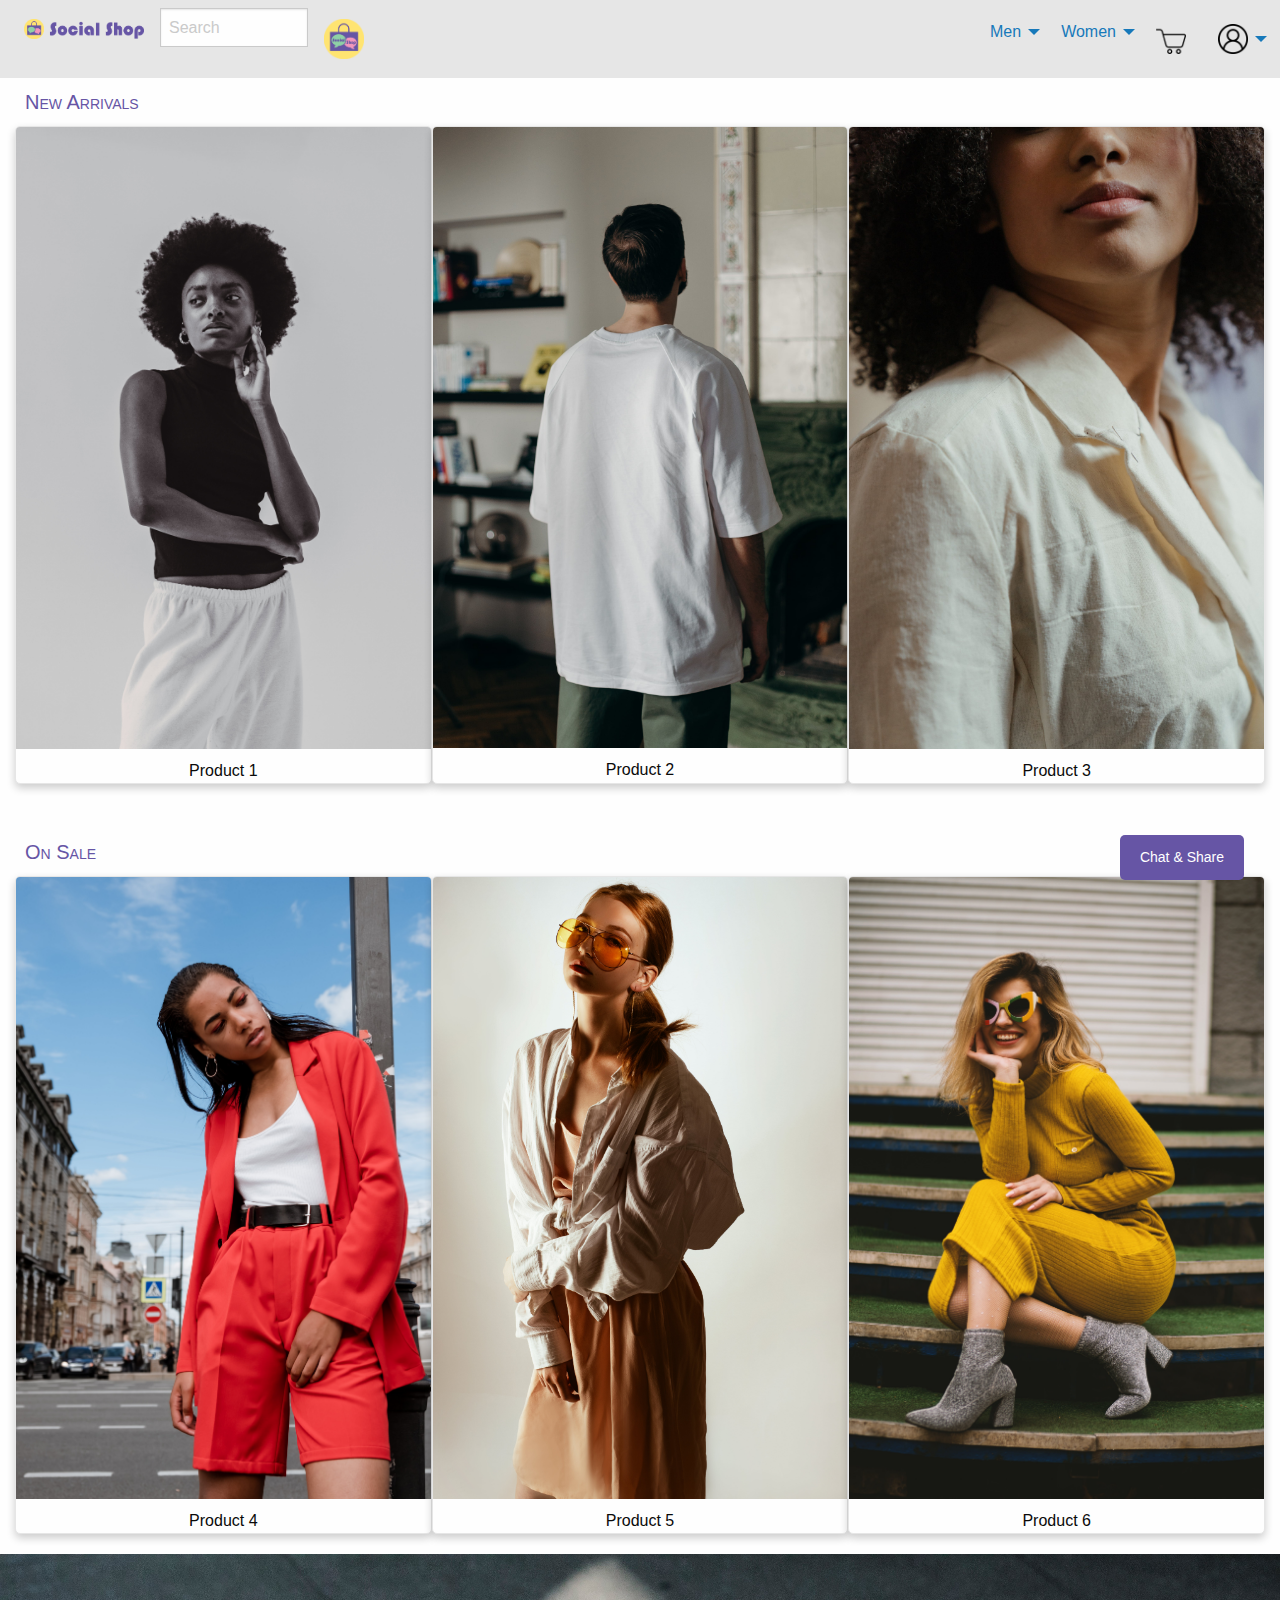
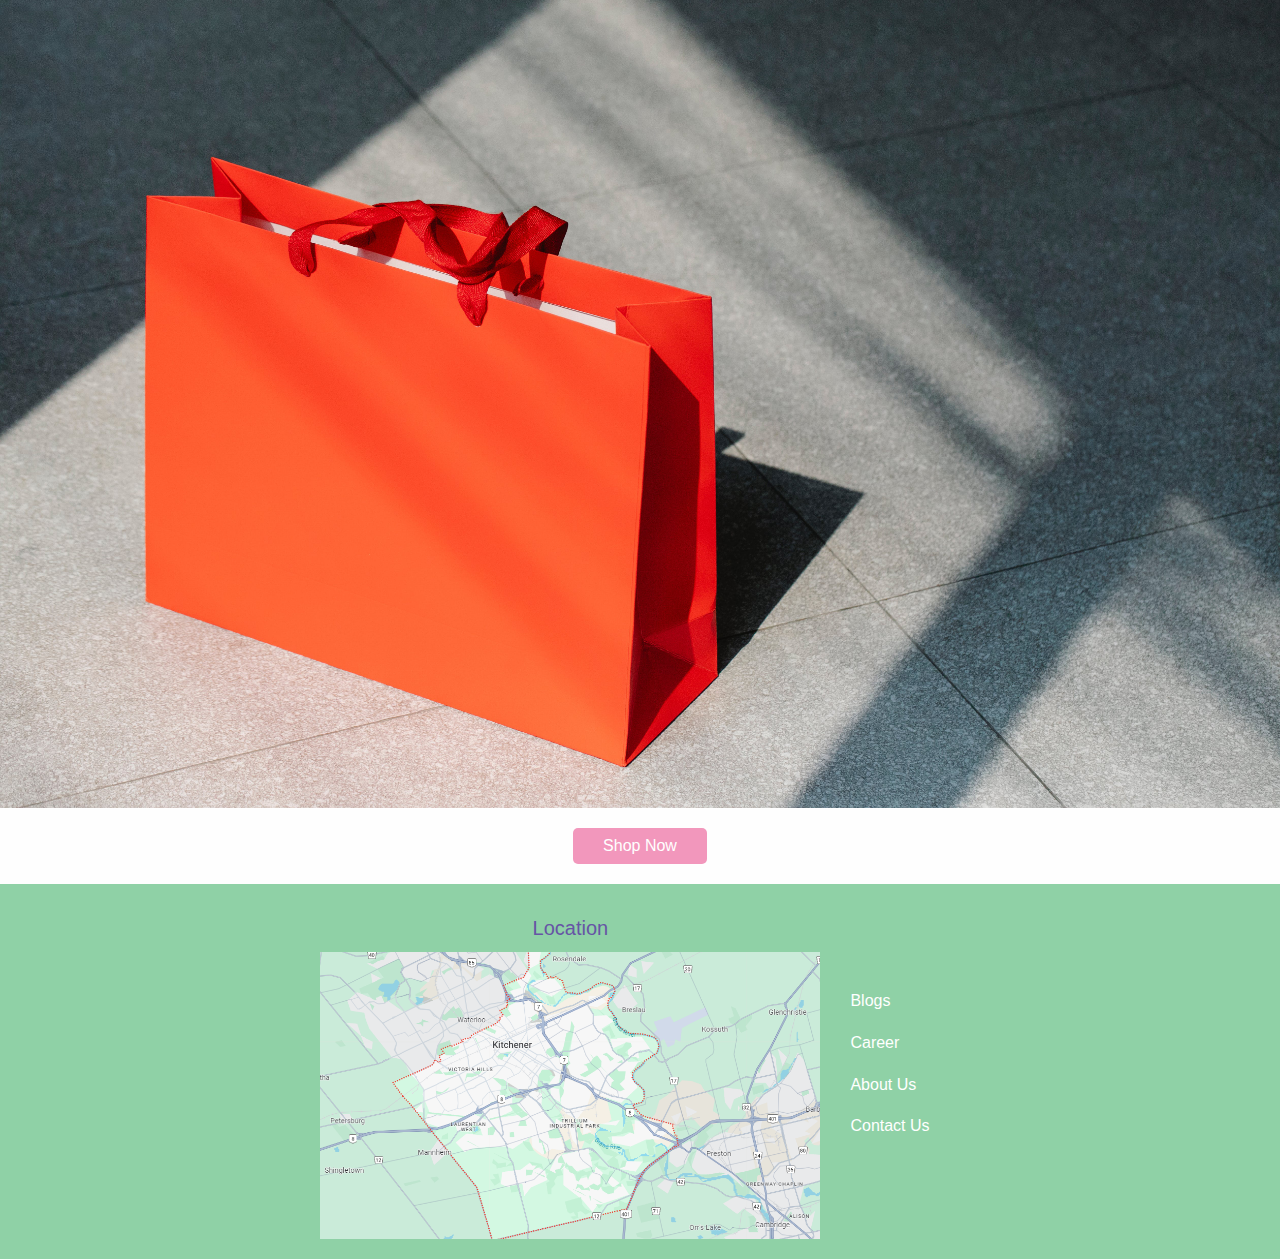
<file: index.html>
<!DOCTYPE html>
<html>

<head>
    <meta charset="utf-8">
    <meta http-equiv="x-ua-compatible" content="ie=edge">
    <meta name="viewport" content="width=device-width, initial-scale=1.0">
    <title>The Social Shop</title>
    <link rel="stylesheet" href="css/foundation.css">
    <link rel="stylesheet" href="css/index.css">

</head>

<body>

    <!-- TEXT LEGEND:
        1. CLICK HERE: Indicates the next page in the user flow. 
        2. DETOUR HERE: Indicates the existent of a page that is optional for the user to visit. -->

    <!-- Header -->
    <header>
        <nav>
            <div class="top-bar">
                <div class="top-bar-left">
                    <ul class="menu">
                        <li><a href="index.html"><img src="images/logo.png" alt="home page" width="120" height="40" /></a></li>
                        <!-- CLICK HERE here to go to home page. -->
                        <li><input type="search" placeholder="Search" size="10"></li>
                        <li><a href="link.html"><img src="images/logo02.png" alt="Logo" width="40" height="20" /></a></li>
                        <!-- CLICK HERE here to go to the shared space for shopping. -->
                    </ul>
                </div>
                <div class="top-bar-right">
                    <ul class="dropdown menu" data-dropdown-menu>
                        <li>
                            <a href="#">Men</a>
                            <ul class="menu vertical">
                                <li><a href="#">T-shirt</a></li>
                                <li><a href="#">Trousers</a></li>
                                <li><a href="#">Jeans</a></li>
                            </ul>
                        </li>
                        <li>
                            <a href="#">Women</a>
                            <ul class="menu vertical">
                                <li><a href="#">Tops</a></li>
                                <li><a href="#">Trousers</a></li>
                                <li><a href="#">Jeans</a></li>
                            </ul>
                        </li>
                        <li>
                            <a href="groupcart.html"><img src="images/cart.png" alt="pcart" width="30" height="30" /></a>
                        </li>
                        <li>
                            <a href=""><img src="images/user.png" alt="pcart" width="30" height="30" /></a>
                            <ul class="menu vertical">
                                <li><a href="#">Profile</a></li>
                                <li><a href="#">Sign Out</a></li>
                            </ul>
                        </li>
                    </ul>
                </div>
            </div>
        </nav>
    </header>

    

    <!-- Main -->
    <main>
        <!-- New Arrivals, Product display in card form-->
        <section class="grid-container fluid">
            <h1>New Arrivals</h1>
            <section class="grid-x card-container">
                <div class="card">
                    <img src="images/product1.jpg" alt="1" width="300" height="400" />
                    <div class="card-info">Product 1</div>
                </div>
                <div class="card">
                    <img src="images/product2.jpg" alt="2" width="300" height="400" />
                    <div class="card-info">Product 2</div>
                </div>
                <div class="card">
                    <img src="images/product3.jpg" alt="3" width="300" height="400" />
                    <div class="card-info">Product 3</div>
                </div>
            </section>
        </section>
    
        <br>
    
        <!-- Sale, Product display in card form-->
        <section class="grid-container fluid">
            <h1>On Sale</h1>
            <section class="grid-x card-container">
                <!-- DETOUR HERE. MORE DETAILS ABOUT THE PRODUCT-->
                <div class="card">
                    <a href="viewProduct.html"><img src="images/product4.jpg" alt="4" width="300" height="400" /></a>
                    <div class="card-info">Product 4</div>
                </div>
                <div class="card">
                    <img src="images/product9.jpg" alt="5" width="300" height="400" />
                    <div class="card-info">Product 5</div>
                </div>
                <div class="card">
                    <img src="images/product6.jpg" alt="6" width="300" height="400" />
                    <div class="card-info">Product 6</div>
                </div>
            </section>
        </section>
    
    
        <!-- Promotion Banner -->
        <section class="grid-container full">
            <section class="grid-x">
                <div class="Cell"><img src="images/promo.jpg" alt="promo" /></div>
            </section>
            <a href="" class="centered-button">  
                <button type="button">Shop Now</button>
            </a>
        </section>
    </main>
 
    <!-- Chatbox:
    The chat function has been changed and adjusted, and a chat button suspended in the lower 
    right corner of the page has been designed, which can open the friend chat list to facilitate 
    timely communication and sharing.-->
    <section class="chat-section">
        <!-- Checkbox for toggling chat container -->
        <input type="checkbox" id="chatToggle" class="chat-toggle-checkbox">
    
        <!-- Chat toggle button -->
        <label for="chatToggle" class="chat-toggle-btn chat-toggle-label">Chat & Share</label>
    
        <!-- Chat container -->
        <div class="chat-container">
            <!-- Chat header -->
            <div class="chat-header">
                Friend List
            </div>
    
            <!-- Chat body -->
            <div class="chat-body">
                <!-- Friend list -->
                <ul class="friend-list">
                    <!-- Friend list items -->
                    <li class="friend-list-item">
                        <input type="checkbox" id="friend1" class="friend-checkbox">
                        <label for="friend1">Friend 1</label>
                    </li>
                    <li class="friend-list-item">
                        <input type="checkbox" id="friend2" class="friend-checkbox">
                        <label for="friend2">Friend 2</label>
                    </li>
                    <li class="friend-list-item">
                        <input type="checkbox" id="friend3" class="friend-checkbox">
                        <label for="friend3">Friend 3</label>
                    </li>
                    <!-- Add more friends as needed -->
                </ul>
            </div>
    
            <!-- Chat footer -->
            <div class="chat-footer">
                <!-- Chat input -->
                <input type="text" class="chat-input" placeholder="Type your message">
    
                <!-- Send button -->
                <button class="chat-send">Send</button>
            </div>
        </div> <!-- End of Chat container -->
    </section>



    <!-- Footer -->
    <footer>
        <div class="footer-content">
            <div class="left-column">
                <h3>Location</h3>
                <img src="images/map.PNG" alt="maps" height="500" width="500" /> 
            </div>
            <div class="right-column">
                <p>Blogs</p>
                <p>Career</p>
                <p>About Us</p>
                <p>Contact Us</p>  
            </div>
        </div>
    </footer>
    


    <script src="js/vendor/jquery.js"></script>
    <script src="js/vendor/what-input.js"></script>
    <script src="js/vendor/foundation.js"></script>
    <script src="js/app.js"></script>
</body>

</html>
</file>
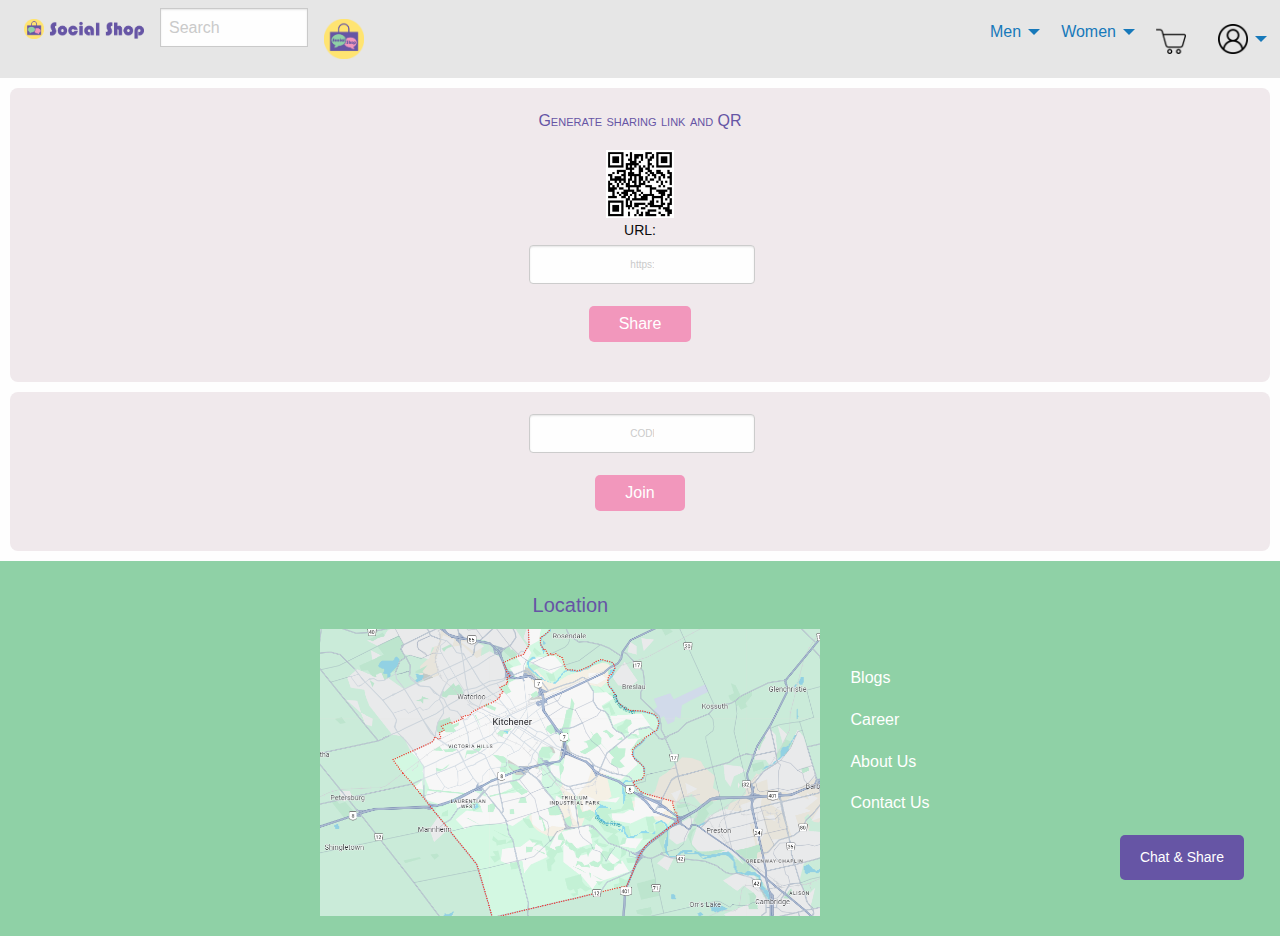
<file: link.html>
<!DOCTYPE html>
<html>

<head>
    <meta charset="utf-8">
    <meta http-equiv="x-ua-compatible" content="ie=edge">
    <meta name="viewport" content="width=device-width, initial-scale=1.0">
    <title>The Social Shop</title>
    <link rel="stylesheet" href="css/foundation.css">
    <link rel="stylesheet" href="css/link.css">

</head>

<body>

    <!-- TEXT LEGEND:
        1. CLICK HERE: Indicates the next page in the user flow. 
        2. DETOUR HERE: Indicates the existent of a page that is optional for the user to visit. -->

    <!-- Header -->
    <header>
        <nav>
            <div class="top-bar">
                <div class="top-bar-left">
                    <ul class="menu">
                        <li><a href="index.html"><img src="images/logo.png" alt="home page" width="120" height="40" /></a></li>
                        <!-- CLICK HERE here to go to home page. -->
                        <li><input type="search" placeholder="Search" size="10"></li>
                        <li><a href="link.html"><img src="images/logo02.png" alt="Logo" width="40" height="20" /></a></li>
                        <!-- CLICK HERE here to go to the shared space for shopping. -->
                    </ul>
                </div>
                <div class="top-bar-right">
                    <ul class="dropdown menu" data-dropdown-menu>
                        <li>
                            <a href="#">Men</a>
                            <ul class="menu vertical">
                                <li><a href="#">T-shirt</a></li>
                                <li><a href="#">Trousers</a></li>
                                <li><a href="#">Jeans</a></li>
                            </ul>
                        </li>
                        <li>
                            <a href="#">Women</a>
                            <ul class="menu vertical">
                                <li><a href="#">Tops</a></li>
                                <li><a href="#">Trousers</a></li>
                                <li><a href="#">Jeans</a></li>
                            </ul>
                        </li>
                        <li>
                            <a href="groupcart.html"><img src="images/cart.png" alt="pcart" width="30" height="30" /></a>
                        </li>
                        <li>
                            <a href=""><img src="images/user.png" alt="pcart" width="30" height="30" /></a>
                            <ul class="menu vertical">
                                <li><a href="#">Profile</a></li>
                                <li><a href="#">Sign Out</a></li>
                            </ul>
                        </li>
                    </ul>
                </div>
            </div>
        </nav>
    </header>

    

    <!-- Main -->
    <main>
        <div class="centered-container rounded-card">
            <section class="grid-container fluid">
                <p>Generate sharing link and QR </p>
                <div class="grid-x">
                    <div class="cell small-4"></div>
                    <div class="cell small-4">
                        <img src="images/qr.png" alt="QR CODE" width="200" height="200" />
                    </div>
                    <div class="cell small-4"></div>
                </div>
            </section>
        
            <section class="grid-container fluid">
                <div class="grid-x">
                    <div class="cell small-2"></div>
                    <div class="cell small-8">
                        <label>URL:</label>
                        <input type="text" placeholder="https://www.thesocialshop.com/Join/">
                        <a href="" class="centered-button">  
                            <button type="button">Share</button>
                        </a>
                    </div>
                    <div class="cell small-2"></div>
                </div>
            </section>
        </div>
        
        <div class="centered-container rounded-card">
        <section class="grid-container fluid">
            <div class="grid-x">
                <div class="cell small-2"></div>
                <div class="cell small-8">
                    <input type="text" placeholder="CODE">
                    <a href="socialshop.html" class="centered-button"> 
                        <button type="button">Join</button>  <!-- CLICK HERE, Go to social shop page-->
                    </a>
                </div>
                <div class="cell small-2"></div>
            </div>
         </section>
        </div>
    </main>  
   
   
    <!-- Chat box:
    The chat function has been changed and adjusted, and a chat button suspended in the lower 
    right corner of the page has been designed, which can open the friend chat list to facilitate 
    timely communication and sharing.-->
    <section class="chat-section">
        <!-- Checkbox for toggling chat container -->
        <input type="checkbox" id="chatToggle" class="chat-toggle-checkbox">
    
        <!-- Chat toggle button -->
        <label for="chatToggle" class="chat-toggle-btn chat-toggle-label">Chat & Share</label>
    
        <!-- Chat container -->
        <div class="chat-container">
            <!-- Chat header -->
            <div class="chat-header">
                Friend List
            </div>
    
            <!-- Chat body -->
            <div class="chat-body">
                <!-- Friend list -->
                <ul class="friend-list">
                    <!-- Friend list items -->
                    <li class="friend-list-item">
                        <input type="checkbox" id="friend1" class="friend-checkbox">
                        <label for="friend1">Friend 1</label>
                    </li>
                    <li class="friend-list-item">
                        <input type="checkbox" id="friend2" class="friend-checkbox">
                        <label for="friend2">Friend 2</label>
                    </li>
                    <li class="friend-list-item">
                        <input type="checkbox" id="friend3" class="friend-checkbox">
                        <label for="friend3">Friend 3</label>
                    </li>
                    <!-- Add more friends as needed -->
                </ul>
            </div>
    
            <!-- Chat footer -->
            <div class="chat-footer">
                <!-- Chat input -->
                <input type="text" class="chat-input" placeholder="Type your message">
    
                <!-- Send button -->
                <button class="chat-send">Send</button>
            </div>
        </div> <!-- End of Chat container -->
    </section>



    <!-- Footer -->
    <footer>
        <div class="footer-content">
            <div class="left-column">
                <h3>Location</h3>
                <img src="images/map.PNG" alt="maps" height="500" width="500" /> 
            </div>
            <div class="right-column">
                <p>Blogs</p>
                <p>Career</p>
                <p>About Us</p>
                <p>Contact Us</p>  
            </div>
        </div>
    </footer>

    <script src="js/vendor/jquery.js"></script>
    <script src="js/vendor/what-input.js"></script>
    <script src="js/vendor/foundation.js"></script>
    <script src="js/app.js"></script>
</body>

</html>
</file>
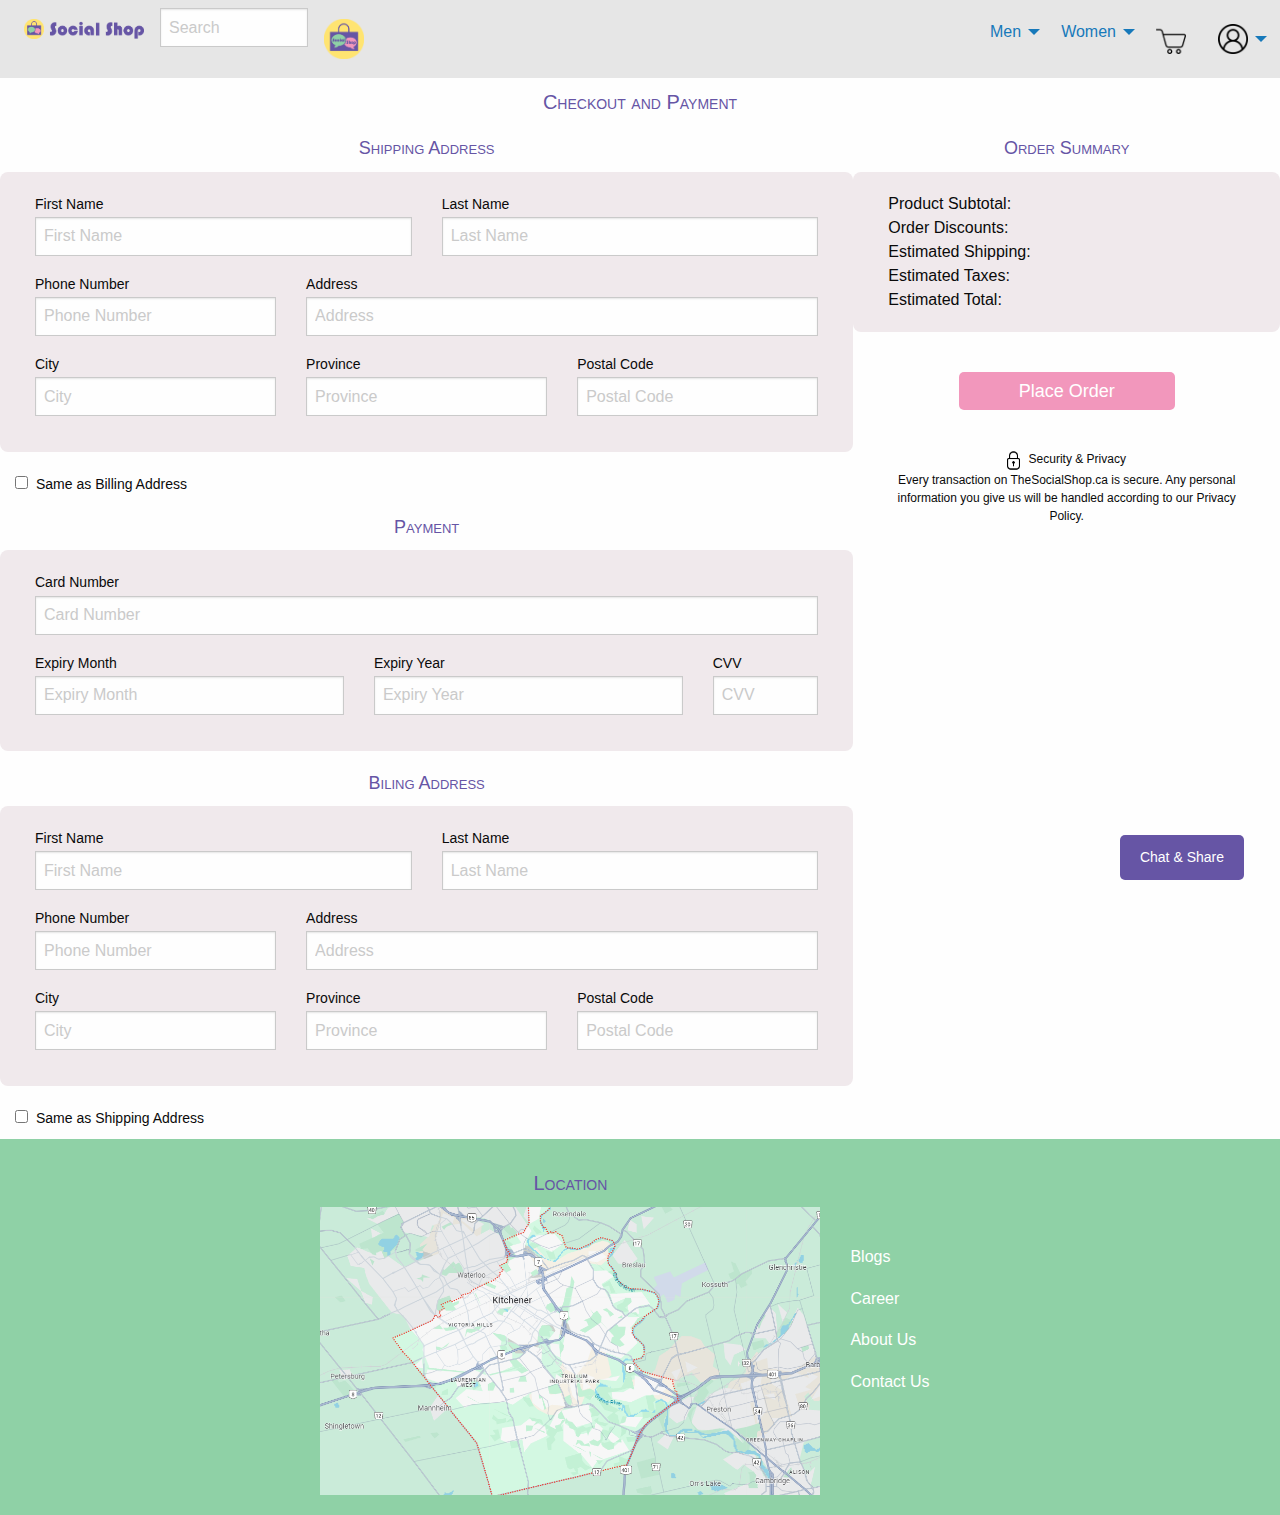
<file: payment.html>
<!DOCTYPE html>
<html>

<head>
    <meta charset="utf-8">
    <meta http-equiv="x-ua-compatible" content="ie=edge">
    <meta name="viewport" content="width=device-width, initial-scale=1.0">
    <title>The Social Shop</title>
    <link rel="stylesheet" href="css/foundation.css">
    <link rel="stylesheet" href="css/payment.css">

</head>

<body>


    <!-- Header -->
    <header>
        <nav>
            <div class="top-bar">
                <div class="top-bar-left">
                    <ul class="menu">
                        <li><a href="index.html"><img src="images/logo.png" alt="home page" width="120" height="40" /></a></li>
                        <!-- CLICK HERE here to go to home page. -->
                        <li><input type="search" placeholder="Search" size="10"></li>
                        <li><a href="link.html"><img src="images/logo02.png" alt="Logo" width="40" height="20" /></a></li>
                        <!-- CLICK HERE here to go to the shared space for shopping. -->
                    </ul>
                </div>
                <div class="top-bar-right">
                    <ul class="dropdown menu" data-dropdown-menu>
                        <li>
                            <a href="#">Men</a>
                            <ul class="menu vertical">
                                <li><a href="#">T-shirt</a></li>
                                <li><a href="#">Trousers</a></li>
                                <li><a href="#">Jeans</a></li>
                            </ul>
                        </li>
                        <li>
                            <a href="#">Women</a>
                            <ul class="menu vertical">
                                <li><a href="#">Tops</a></li>
                                <li><a href="#">Trousers</a></li>
                                <li><a href="#">Jeans</a></li>
                            </ul>
                        </li>
                        <li>
                            <a href="groupcart.html"><img src="images/cart.png" alt="pcart" width="30" height="30" /></a>
                        </li>
                        <li>
                            <a href=""><img src="images/user.png" alt="pcart" width="30" height="30" /></a>
                            <ul class="menu vertical">
                                <li><a href="#">Profile</a></li>
                                <li><a href="#">Sign Out</a></li>
                            </ul>
                        </li>
                    </ul>
                </div>
            </div>
        </nav>
    </header>


    <section class="grid-x grid-padding-x">
        <div class="cell large-12 medium-12 small-12">
            <h2>Checkout and Payment</h2>
        </div>
    </section>
    <form class="grid-x grid-padding-x">
        <section class="cell large-8 medium-8 small-12">
            <h3>Shipping Address</h3>
            </div>
            <section class="grid-x grid-padding-x section-with-background">
                <div class="cell large-6 medium-6 small-12"><label>First Name</label><input type="text"
                        placeholder="First Name" /></div>
                <div class="cell large-6 medium-6 small-12"><label>Last Name</label><input type="text"
                        placeholder="Last Name" /></div>
                <div class="cell large-4 medium-4 small-12"><label>Phone Number</label><input type="text"
                        placeholder="Phone Number" /></div>
                <div class="cell large-8 medium-8 small-12"><label>Address</label><input type="text"
                        placeholder="Address" /></div>
                <div class="cell large-4 medium-4 small-12"><label>City</label><input type="text" placeholder="City" />
                </div>
                <div class="cell large-4 medium-4 small-12"><label>Province</label><input type="text"
                        placeholder="Province" /></div>
                <div class="cell large-4 medium-4 small-12"><label>Postal Code</label><input type="text"
                        placeholder="Postal Code" /></div>
            </section>
            
            <div><input id="checkbox1" type="checkbox"><label for="checkbox1">Same as Billing Address</label></div>
            <div>
                <h3>Payment</h3>
            </div>
            <section class="grid-x grid-padding-x section-with-background">
                <div class="cell large-12 medium-12 small-12"><label>Card Number</label><input type="text"
                        placeholder="Card Number" /></div>
                <div class="cell large-5 medium-5 small-12"><label>Expiry Month</label><input type="text"
                        placeholder="Expiry Month" /></div>
                <div class="cell large-5 medium-5 small-12"><label>Expiry Year</label><input type="text"
                        placeholder="Expiry Year" /></div>
                <div class="cell large-2 medium-2 small-12"><label>CVV</label><input type="text" placeholder="CVV" />
                </div>
            </section>
            <div>
                <h3>Biling Address</h3>
            </div>
            <section class="grid-x grid-padding-x section-with-background">
                <div class="cell large-6 medium-6 small-12"><label>First Name</label><input type="text"
                        placeholder="First Name" /></div>
                <div class="cell large-6 medium-6 small-12"><label>Last Name</label><input type="text"
                        placeholder="Last Name" /></div>
                <div class="cell large-4 medium-4 small-12"><label>Phone Number</label><input type="text"
                        placeholder="Phone Number" /></div>
                <div class="cell large-8 medium-8 small-12"><label>Address</label><input type="text"
                        placeholder="Address" /></div>
                <div class="cell large-4 medium-4 small-12"><label>City</label><input type="text" placeholder="City" />
                </div>
                <div class="cell large-4 medium-4 small-12"><label>Province</label><input type="text"
                        placeholder="Province" /></div>
                <div class="cell large-4 medium-4 small-12"><label>Postal Code</label><input type="text"
                        placeholder="Postal Code" /></div>
            </section>
            <div><input id="checkbox1" type="checkbox"><label for="checkbox1">Same as Shipping Address</label></div>
        </section>
        <section class="cell large-4 medium-4">
            <h3>Order Summary</h3>
            <section class="grid-x grid-padding-x section-with-background">
                <div class="cell large-8 medium-7 small-8">Product Subtotal:</div>
                <div class="cell large-4 medium-5 small-4"></div>
                <div class="cell large-8 medium-7 small-8">Order Discounts:</div>
                <div class="cell large-4 medium-5 small-4"></div>
                <div class="cell large-8 medium-7 small-8">Estimated Shipping:</div>
                <div class="cell large-4 medium-5 small-4"></div>
                <div class="cell large-8 medium-7 small-8">Estimated Taxes:</div>
                <div class="cell large-4 medium-5 small-4"></div>
                <div class="cell large-8 medium-7 small-8">Estimated Total:</div>
                <div class="cell large-4 medium-5 small-4"></div>
            </section>
            
        <section>
            <a href="#" class="centered-button">  
            <button type="button">Place Order</button>
            </a>
        </section>
        
        
        <div class="centered-container">
            <section class="grid-x">
                <div class="small-2"> <img src="images/lock.png" height="30px" width="30px"> </div>
                <div class="small-10">Security & Privacy</div>
            </section>
            <section>
                <div class="small-12">Every transaction on TheSocialShop.ca is secure. Any personal information you give us will be handled according to our Privacy Policy.</div>
            </section>
        </div>
        

        </section>
    </form>



    <!-- Chatbox-->
    <section class="chat-section">
        <!-- Checkbox for toggling chat container -->
        <input type="checkbox" id="chatToggle" class="chat-toggle-checkbox">
    
        <!-- Chat toggle button -->
        <label for="chatToggle" class="chat-toggle-btn chat-toggle-label">Chat & Share</label>
    
        <!-- Chat container -->
        <div class="chat-container">
            <!-- Chat header -->
            <div class="chat-header">
                Friend List
            </div>
    
            <!-- Chat body -->
            <div class="chat-body">
                <!-- Friend list -->
                <ul class="friend-list">
                    <!-- Friend list items -->
                    <li class="friend-list-item">
                        <input type="checkbox" id="friend1" class="friend-checkbox">
                        <label for="friend1">Friend 1</label>
                    </li>
                    <li class="friend-list-item">
                        <input type="checkbox" id="friend2" class="friend-checkbox">
                        <label for="friend2">Friend 2</label>
                    </li>
                    <li class="friend-list-item">
                        <input type="checkbox" id="friend3" class="friend-checkbox">
                        <label for="friend3">Friend 3</label>
                    </li>
                    <!-- Add more friends as needed -->
                </ul>
            </div>
    
            <!-- Chat footer -->
            <div class="chat-footer">
                <!-- Chat input -->
                <input type="text" class="chat-input" placeholder="Type your message">
    
                <!-- Send button -->
                <button class="chat-send">Send</button>
            </div>
        </div> <!-- End of Chat container -->
    </section>

 <!-- Footer -->
 <footer>
    <div class="footer-content">
        <div class="left-column">
            <h3>Location</h3>
            <img src="images/map.PNG" alt="maps" height="500" width="500" /> 
        </div>
        <div class="right-column">
            <p>Blogs</p>
            <p>Career</p>
            <p>About Us</p>
            <p>Contact Us</p>  
        </div>
    </div>
</footer>

<script src="js/vendor/jquery.js"></script>
<script src="js/vendor/what-input.js"></script>
<script src="js/vendor/foundation.js"></script>
<script src="js/app.js"></script>

</body>

</html>
</file>
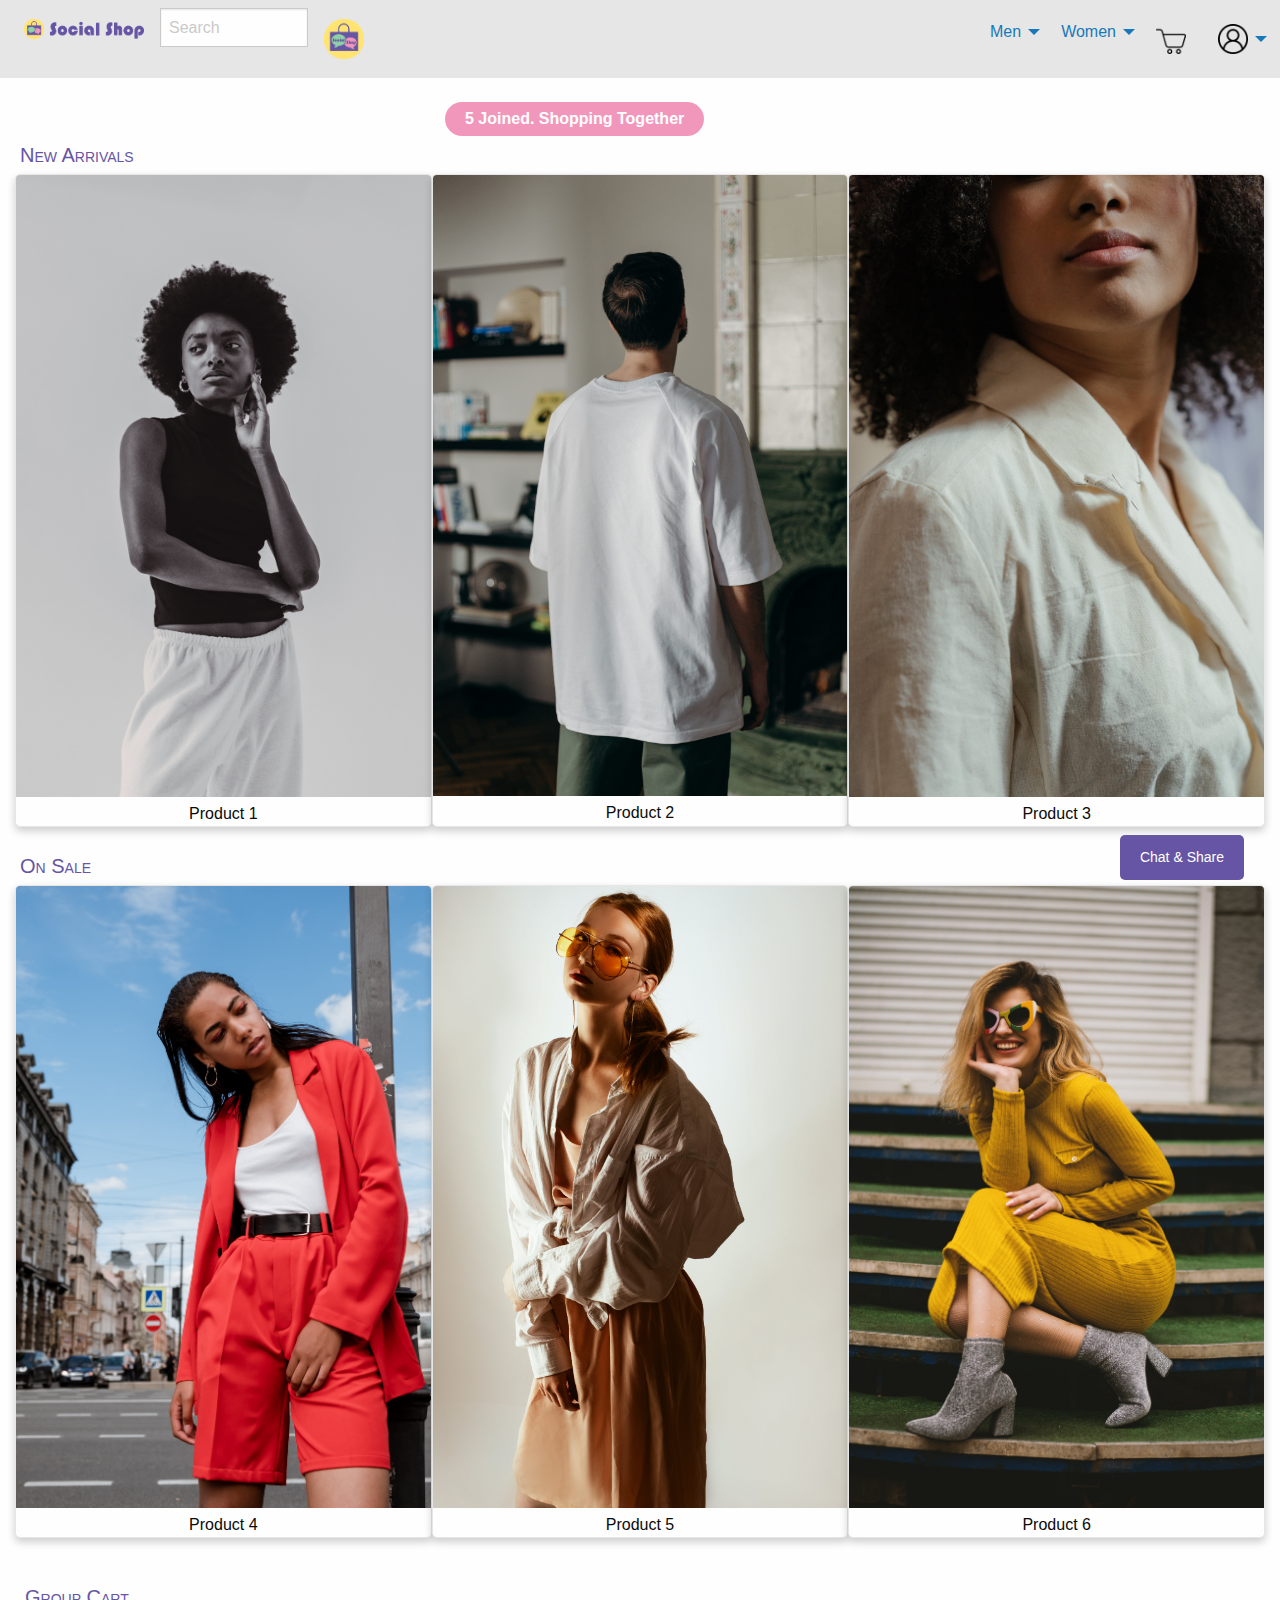
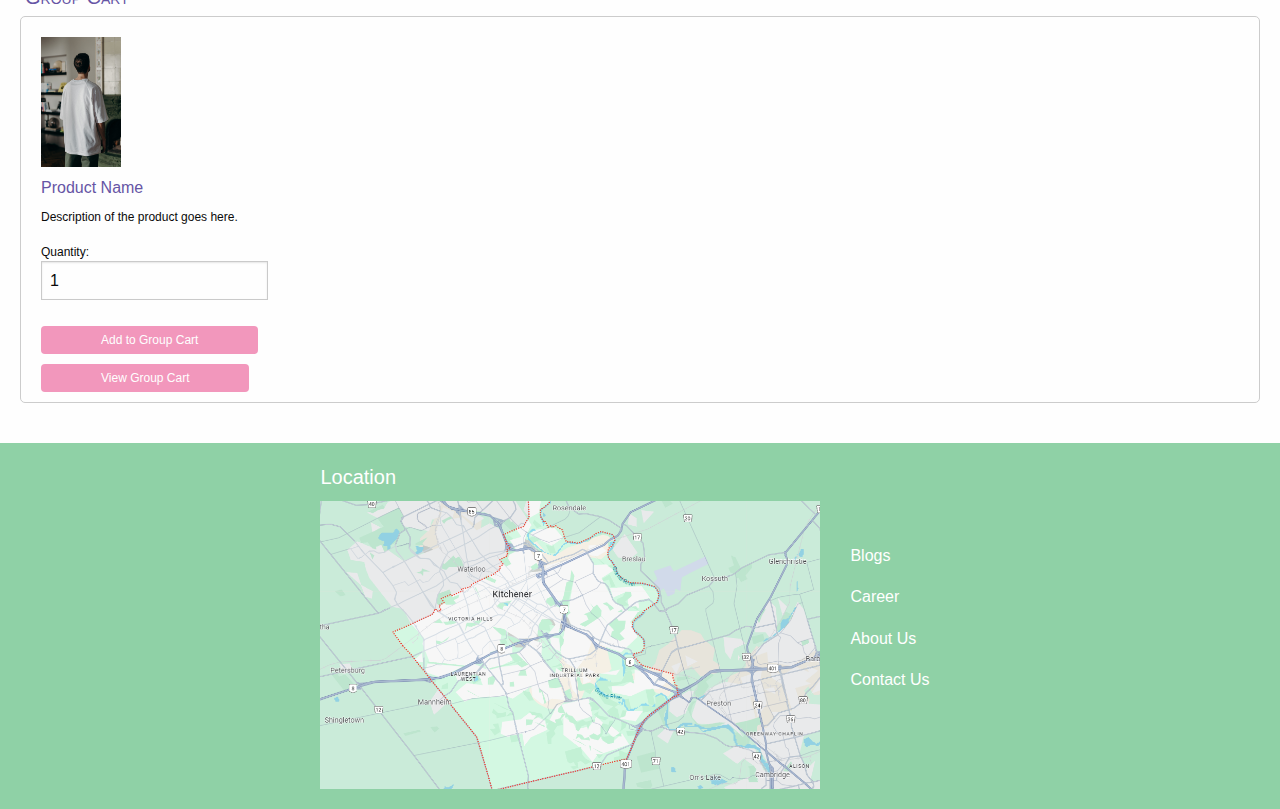
<file: socialshop.html>
<!DOCTYPE html>
<html>

<head>
    <meta charset="utf-8">
    <meta http-equiv="x-ua-compatible" content="ie=edge">
    <meta name="viewport" content="width=device-width, initial-scale=1.0">
    <title>The Social Shop</title>
    <link rel="stylesheet" href="css/foundation.css">
    <link rel="stylesheet" href="css/socialshop.css">

</head>

<body>
    <!-- Header -->
    <header>
        <nav>
            <div class="top-bar">
                <div class="top-bar-left">
                    <ul class="menu">
                        <li><a href="index.html"><img src="images/logo.png" alt="home page" width="120" height="40" /></a></li>
                        <!-- CLICK HERE here to go to home page. -->
                        <li><input type="search" placeholder="Search" size="10"></li>
                        <li><a href="link.html"><img src="images/logo02.png" alt="Logo" width="40" height="20" /></a></li>
                        <!-- CLICK HERE here to go to the shared space for shopping. -->
                    </ul>
                </div>
                <div class="top-bar-right">
                    <ul class="dropdown menu" data-dropdown-menu>
                        <li>
                            <a href="#">Men</a>
                            <ul class="menu vertical">
                                <li><a href="#">T-shirt</a></li>
                                <li><a href="#">Trousers</a></li>
                                <li><a href="#">Jeans</a></li>
                            </ul>
                        </li>
                        <li>
                            <a href="#">Women</a>
                            <ul class="menu vertical">
                                <li><a href="#">Tops</a></li>
                                <li><a href="#">Trousers</a></li>
                                <li><a href="#">Jeans</a></li>
                            </ul>
                        </li>
                        <li>
                            <a href="groupcart.html"><img src="images/cart.png" alt="pcart" width="30" height="30" /></a>
                        </li>
                        <li>
                            <a href=""><img src="images/user.png" alt="pcart" width="30" height="30" /></a>
                            <ul class="menu vertical">
                                <li><a href="#">Profile</a></li>
                                <li><a href="#">Sign Out</a></li>
                            </ul>
                        </li>
                    </ul>
                </div>
            </div>
        </nav>
    </header>
    <br>

    <div class="grid-container">
        <div class="grid-x">
            <div class="cell large-4 medium-4 small-2"></div>
            <div class="cell small-8">
                <div class="shopping-together">
                    <b>5 Joined. Shopping Together</b> <!-- Displaying number of people shopping together -->
                </div>
            </div>
            <div class="cell large-4 medium-4 small-2"></div>
        </div>
    </div>
   
    <!-- New Arrivals, Product display in card form-->
    <section class="grid-container fluid">
        <h1>New Arrivals</h1>
        <section class="grid-x card-container">
            <div class="card">
                <img src="images/product1.jpg" alt="1" width="300" height="400" />
                <div class="card-info">Product 1</div>
            </div>
            <div class="card">
                <img src="images/product2.jpg" alt="2" width="300" height="400" />
                <div class="card-info">Product 2</div>
            </div>
            <div class="card">
                <img src="images/product3.jpg" alt="3" width="300" height="400" />
                <div class="card-info">Product 3</div>
            </div>
        </section>
    </section>


    <!-- Sale, Product display in card form-->
    <section class="grid-container fluid">
        <h1>On Sale</h1>
        <section class="grid-x card-container">
            <!-- DETOUR HERE. MORE DETAILS ABOUT THE PRODUCT-->
            <div class="card">
                <a href="viewProduct.html"><img src="images/product4.jpg" alt="4" width="300" height="400" /></a>
                <div class="card-info">Product 4</div>
            </div>
            <div class="card">
                <img src="images/product9.jpg" alt="5" width="300" height="400" />
                <div class="card-info">Product 5</div>
            </div>
            <div class="card">
                <img src="images/product6.jpg" alt="6" width="300" height="400" />
                <div class="card-info">Product 6</div>
            </div>
        </section>
    </section>

<!-- Main 
Select the product, adjust the quantity, and add it to group cart.
and view the group cart--> 

  <main>
     <section>
        <h1>Group Cart</h1>
            <div class="product">
                <div class="product-image">
                    <div class="row">   
                    <img  src="images/product2.jpg" alt="Product Image">
                </div>
                <div class="details">
                    <h2>Product Name</h2>
                    <p>Description of the product goes here.</p>
                    <div class="quantity">
                        <span>Quantity:</span>
                        <input type="number" value="1" min="1">
                    </div>
                </div>
                <div class="actions">
                    <a href="" class="centered-button">
                    <button class="add-cart">Add to Group Cart</button></a>
                    
                    <a href="groupcart.html" class="centered-button">
                     <button class="view-group-cart">View Group Cart</button> </a> <!-- CLICK HERE. View Group Cart-->
                   
                </div>
                
            </div>
     </section>
  </main>

   <!-- Chat box:
    The chat function has been changed and adjusted, and a chat button suspended in the lower 
    right corner of the page has been designed, which can open the friend chat list to facilitate 
    timely communication and sharing.-->
  <section class="chat-section">
    <input type="checkbox" id="chatToggle" class="chat-toggle-checkbox">
    <!-- Chat toggle button -->
    <label for="chatToggle" class="chat-toggle-btn chat-toggle-label">Chat & Share</label>
    <!-- Chat container -->
    <div class="chat-container">
        <!-- Chat header -->
        <div class="chat-header">
            Friend List
        </div>

        <!-- Chat body -->
        <div class="chat-body">
            <!-- Friend list -->
            <ul class="friend-list">
                <!-- Friend list items -->
                <li class="friend-list-item">
                    <input type="checkbox" id="friend1" class="friend-checkbox">
                    <label for="friend1">Friend 1</label>
                </li>
                <li class="friend-list-item">
                    <input type="checkbox" id="friend2" class="friend-checkbox">
                    <label for="friend2">Friend 2</label>
                </li>
                <li class="friend-list-item">
                    <input type="checkbox" id="friend3" class="friend-checkbox">
                    <label for="friend3">Friend 3</label>
                </li>
                <!-- Add more friends as needed -->
            </ul>
        </div>

        <!-- Chat footer -->
        <div class="chat-footer">
            <!-- Chat input -->
            <input type="text" class="chat-input" placeholder="Type your message">

            <!-- Send button -->
            <button class="chat-send">Send</button>
        </div>
    </div> <!-- End of Chat container -->
</section>

<!-- Footer -->
<footer>
    <div class="footer-content">
        <div class="left-column">
            <h3>Location</h3>
            <img src="images/map.PNG" alt="maps" height="500" width="500" /> 
        </div>
        <div class="right-column">
            <p>Blogs</p>
            <p>Career</p>
            <p>About Us</p>
            <p>Contact Us</p>  
        </div>
    </div>
</footer>


    <script src="js/vendor/jquery.js"></script>
    <script src="js/vendor/what-input.js"></script>
    <script src="js/vendor/foundation.js"></script>
    <script src="js/app.js"></script>
</body>

</html>
</file>
<file: css/index.css>
/* pseudo-element*/
    main h1::first-line {
        color: #6655A5;
        font-variant: small-caps;
       }
    
    h1 {
    font-family: Arial, sans-serif; 
    font-size: 20px; 
    color: #6655A5; 
    margin: 10px; 
    } 
    
    h3 {
        font-family: Arial, sans-serif; 
        font-size: 16px; 
        color: #6655A5; 
        text-align: center;
        margin: 10px; 
        } 

    .card {
    width: calc(33.33% - 20px);
    margin-bottom: 20px;
    text-align: center;
    box-shadow: 0 4px 8px 0 rgba(0,0,0,0.2); /* Add shadow to create "card" effect */
    transition: 0.3s;
    border-radius: 5px;  
    }
   
    .card-container {
    display: flex;
    flex-wrap: wrap;
    justify-content: space-between;
    
    }

   .card img {
    width: 100%;
    height: auto;
    }

    .card-info {
    margin-top: 10px;
    }
   
    .centered-button {
        display: flex;
        justify-content: center;
    }
    
    .centered-button button {
        background-color: #F297BC; /* Background color */
        color: #fff; /* Text color */
        font-size: 16px; /* Font size */
        padding: 10px 30px; /* Padding */
        border: none;
        border-radius: 5px;
        cursor: pointer;
        margin: 20px;
    }
    
 
 /* Chat container */
 .chat-container {
    position: fixed;
    bottom: 20px;
    right: 20px;
    width: 300px;
    background-color: #fff;
    border: 1px solid #ccc;
    border-radius: 5px;
    box-shadow: 0 0 10px rgba(0, 0, 0, 0.1);
    z-index: 999;
    visibility: hidden;
    opacity: 0;
    transition: visibility 0s, opacity 0.5s linear;
}

/* Chat header */
.chat-header {
    background-color: #F297BC;
    color: #fff;
    padding: 10px;
    border-top-left-radius: 5px;
    border-top-right-radius: 5px;
}

/* Chat body */
.chat-body {
    padding: 10px;
    max-height: 200px; /* Set max height for scroll */
    overflow-y: auto; /* Enable vertical scroll */
}

/* Chat footer */
.chat-footer {
    padding: 10px;
}

/* Chat input */
.chat-input {
    width: calc(100% - 20px);
    padding: 5px;
    border: 1px solid #ccc;
    border-radius: 3px;
}

/* Chat send button */
.chat-send {
    margin-top: 5px;
    padding: 5px 10px;
    background-color: #F297BC;
    color: #fff;
    border: none;
    border-radius: 3px;
    cursor: pointer;
}

/* Chat toggle button */
.chat-toggle-btn {
    position: fixed;
    bottom: 20px;
    right: 20px;
    background-color: #6655A5;
    color: #fff;
    padding: 10px 20px;
    border: none;
    border-radius: 5px;
    cursor: pointer;
    z-index: 1000;
}

/* Checkbox for hiding/showing chat container */
.chat-toggle-checkbox {
    display: none;
}

/* Label for styling the chat toggle button */
.chat-toggle-label {
    cursor: pointer;
}

/* Hide chat container when checkbox is unchecked */
.chat-toggle-checkbox:not(:checked) ~ .chat-container {
    visibility: hidden;
    opacity: 0;
}

/* Show chat container when checkbox is checked */
.chat-toggle-checkbox:checked ~ .chat-container {
    visibility: visible;
    opacity: 1;
}

/* Styling for the friend list */
.friend-list {
    list-style: none;
    padding: 0;
    margin: 0;
}

.friend-list-item {
    padding: 10px;
    border-bottom: 1px solid #ccc;
    cursor: pointer;
}

/* Styling for selected friends */
.friend-list-item input[type="checkbox"] {
    display: none;
}

.friend-list-item input[type="checkbox"] + label {
    display: block;
    padding: 5px;
}

.friend-list-item input[type="checkbox"]:checked + label {
    background-color: #8FD1A6;
    color: #fff;
}

/* footer */
footer {
    background-color: #8FD1A6; /* Background color for the footer */
    color: #fff; /* Text color for the footer */
    padding: 20px; /* Padding around the footer content */
    text-align:left
}

.footer-content {
    display: flex;
    justify-content: center; /* Center align the content horizontally */
    align-items: center;
    max-width: 1200px; /* Adjust maximum width as needed */
    margin: 0 auto; /* Center the footer horizontally */
}



.right-column {
    margin: 30px;
}

.left-column h3 {
    margin-bottom: 10px; /* Add space below the title */
    font-size: 20px;
}

.left-column img {
    max-width: 100%; /* Ensure image doesn't overflow its container */
    height: auto;
    
}
</file>
<file: css/link.css>
/* pseudo-element*/
     main p::first-line {
      color: #6655A5;
      font-variant: small-caps;
     }

      
       /* Input style */
        input[type="text"] {
            border: 1px solid #ccc;
            border-radius: 4px;
            font-size: 10px;
            margin: 2px;
            padding: 16px 100px;
        }

        .centered-container {
            display: flex;
            flex-direction: column;
            align-items: center;
            justify-content: center;
            text-align: center;
        }
        
        .rounded-card {
            background-color: #f0e9ec; /* Set the background color */
            border-radius: 8px; /* Set the border radius for rounded corners */
            padding: 20px; /* Set padding inside the card */
            margin: 10px; /* Set margin around the card */
        }
        
       
    /* button style */
    .centered-button {
        display: flex;
        justify-content: center;
    }
    
    .centered-button button {
        background-color: #F297BC; /* Background color */
        color: #fff; /* Text color */
        font-size: 16px; /* Font size */
        padding: 10px 30px; /* Padding */
        border: none;
        border-radius: 5px;
        cursor: pointer;
        margin: 20px;
    }
        
    /* Chat box */
    /* Chat container */
     .chat-container {
        position: fixed;
        bottom: 20px;
        right: 20px;
        width: 300px;
        background-color: #fff;
        border: 1px solid #ccc;
        border-radius: 5px;
        box-shadow: 0 0 10px rgba(0, 0, 0, 0.1);
        z-index: 999;
        visibility: hidden;
        opacity: 0;
        transition: visibility 0s, opacity 0.5s linear;
    }

    /* Chat header */
    .chat-header {
        background-color: #F297BC;
        color: #fff;
        padding: 10px;
        border-top-left-radius: 5px;
        border-top-right-radius: 5px;
    }

    /* Chat body */
    .chat-body {
        padding: 10px;
        max-height: 200px; /* Set max height for scroll */
        overflow-y: auto; /* Enable vertical scroll */
    }

    /* Chat footer */
    .chat-footer {
        padding: 10px;
    }

    /* Chat input */
    .chat-input {
        width: calc(100% - 20px);
        padding: 5px;
        border: 1px solid #ccc;
        border-radius: 3px;
    }

    /* Chat send button */
    .chat-send {
        margin-top: 5px;
        padding: 5px 10px;
        background-color: #F297BC;
        color: #fff;
        border: none;
        border-radius: 3px;
        cursor: pointer;
    }

    /* Chat toggle button */
    .chat-toggle-btn {
        position: fixed;
        bottom: 20px;
        right: 20px;
        background-color: #6655A5;
        color: #fff;
        padding: 10px 20px;
        border: none;
        border-radius: 5px;
        cursor: pointer;
        z-index: 1000;
    }

    /* Checkbox for hiding/showing chat container */
    .chat-toggle-checkbox {
        display: none;
    }

    /* Label for styling the chat toggle button */
    .chat-toggle-label {
        cursor: pointer;
    }

    /* Hide chat container when checkbox is unchecked */
    .chat-toggle-checkbox:not(:checked) ~ .chat-container {
        visibility: hidden;
        opacity: 0;
    }

    /* Show chat container when checkbox is checked */
    .chat-toggle-checkbox:checked ~ .chat-container {
        visibility: visible;
        opacity: 1;
    }

    /* Styling for the friend list */
    .friend-list {
        list-style: none;
        padding: 0;
        margin: 0;
    }

    .friend-list-item {
        padding: 10px;
        border-bottom: 1px solid #ccc;
        cursor: pointer;
    }

    /* Styling for selected friends */
    .friend-list-item input[type="checkbox"] {
        display: none;
    }

    .friend-list-item input[type="checkbox"] + label {
        display: block;
        padding: 5px;
    }

    .friend-list-item input[type="checkbox"]:checked + label {
        background-color: #8FD1A6;
        color: #fff;
    }


    h1 {
    font-family: Arial, sans-serif; 
    font-size: 20px; 
    color: #6655A5; 
    text-align: center;
    margin: 10px; 
    } 

    h3 {
        font-family: Arial, sans-serif; 
        font-size: 16px; 
        color: #6655A5; 
        text-align: center;
        margin: 10px; 
        } 


/* footer */
   footer {
    background-color: #8FD1A6; /* Background color for the footer */
    color: #fff; /* Text color for the footer */
    padding: 20px; /* Padding around the footer content */
    text-align:left
    }

   .footer-content {
    display: flex;
    justify-content: center; /* Center align the content horizontally */
    align-items: center;
    max-width: 1200px; /* Adjust maximum width as needed */
    margin: 0 auto; /* Center the footer horizontally */
    }

 .right-column {
    margin: 30px;
 }

 .left-column h3 {
    margin-bottom: 10px; /* Add space below the title */
    font-size: 20px;
 }

 .left-column img {
    max-width: 100%; /* Ensure image doesn't overflow its container */
    height: auto;
    
 }
</file>
<file: css/payment.css>
h2 {
    font-family: Arial, sans-serif; 
    font-size: 20px; 
    color: #6655A5; 
    text-align: center;
    margin: 10px; 
    } 
    
    h3 {
        font-family: Arial, sans-serif; 
        font-size: 18px; 
        color: #6655A5; 
        text-align: center;
        margin: 10px; 
        } 
    
   
/* pseudo-element*/
h3::first-line {
    color: #6655A5;
    font-variant: small-caps;
   }

   h2::first-line {
    color: #6655A5;
    font-variant: small-caps;
   }


 h4 {
    font-family: Arial, sans-serif; 
    font-size: 16px; 
    } 

    /* Background color */
    .section-with-background {
        background-color: #f0e9ec; 
        border-radius: 8px; 
        padding: 20px; 
        margin-bottom: 20px; 
    
    }
    
    .section-with-background div {
        font-size: 16px; 
    }

.centered-button {
    display: flex;
    justify-content: center;
}

/* button */
.centered-button button {
    background-color: #F297BC; 
    color: #fff; /* Text color */
    font-size: 18px; /* Font size */
    padding: 10px 60px; /* Padding */
    border: none;
    border-radius: 5px;
    cursor: pointer;
    margin: 20px;
}

.centered-container {
    display: flex;
    flex-direction: column;
    align-items: center;
    justify-content: center;
    text-align: center;
    margin: 20px;
    font-size: 12px;

}


        
 /* Chat box */

    .chat-container {
        position: fixed;
        bottom: 20px;
        right: 20px;
        width: 300px;
        background-color: #fff;
        border: 1px solid #ccc;
        border-radius: 5px;
        box-shadow: 0 0 10px rgba(0, 0, 0, 0.1);
        z-index: 999;
        visibility: hidden;
        opacity: 0;
        transition: visibility 0s, opacity 0.5s linear;
    }

    /* Chat header */
    .chat-header {
        background-color: #F297BC;
        color: #fff;
        padding: 10px;
        border-top-left-radius: 5px;
        border-top-right-radius: 5px;
    }

    /* Chat body */
    .chat-body {
        padding: 10px;
        max-height: 200px; 
        overflow-y: auto; 
    }

    /* Chat footer */
    .chat-footer {
        padding: 10px;
    }

    /* Chat input */
    .chat-input {
        width: calc(100% - 20px);
        padding: 5px;
        border: 1px solid #ccc;
        border-radius: 3px;
    }

    /* Chat send button */
    .chat-send {
        margin-top: 5px;
        padding: 5px 10px;
        background-color: #F297BC;
        color: #fff;
        border: none;
        border-radius: 3px;
        cursor: pointer;
    }

    /* Chat toggle button */
    .chat-toggle-btn {
        position: fixed;
        bottom: 20px;
        right: 20px;
        background-color: #6655A5;
        color: #fff;
        padding: 10px 20px;
        border: none;
        border-radius: 5px;
        cursor: pointer;
        z-index: 1000;
    }

    /* Checkbox for hiding/showing chat container */
    .chat-toggle-checkbox {
        display: none;
    }

    /* Label for styling the chat toggle button */
    .chat-toggle-label {
        cursor: pointer;
    }

    /* Hide chat container when checkbox is unchecked */
    .chat-toggle-checkbox:not(:checked) ~ .chat-container {
        visibility: hidden;
        opacity: 0;
    }

    /* Show chat container when checkbox is checked */
    .chat-toggle-checkbox:checked ~ .chat-container {
        visibility: visible;
        opacity: 1;
    }

    /* Styling for the friend list */
    .friend-list {
        list-style: none;
        padding: 0;
        margin: 0;
    }

    .friend-list-item {
        padding: 10px;
        border-bottom: 1px solid #ccc;
        cursor: pointer;
    }

    /* Styling for selected friends */
    .friend-list-item input[type="checkbox"] {
        display: none;
    }

    .friend-list-item input[type="checkbox"] + label {
        display: block;
        padding: 5px;
    }

    .friend-list-item input[type="checkbox"]:checked + label {
        background-color: #8FD1A6;
        color: #fff;
    }


    h1 {
    font-family: Arial, sans-serif; 
    font-size: 20px; 
    color: #6655A5; 
    text-align: center;
    margin: 10px; 
    } 


/* footer */
footer {
    background-color: #8FD1A6; 
    color: #fff; /* Text color */
    padding: 20px; 
    text-align:left
}

.footer-content {
    display: flex;
    justify-content: center; /* Center align the content horizontally */
    align-items: center;
    margin: 0 auto; /* Center the footer horizontally */
}



.right-column {
    margin: 30px;
}

.left-column h3 {
    margin-bottom: 10px; 
    font-size: 20px;
}

.left-column img {
    max-width: 100%; 
    height: auto;
    
}
</file>
<file: css/socialshop.css>
/* pseudo-element*/
 h1::first-line {
    color: #6655A5;
    font-variant: small-caps;
   }
   
.shopping-together {
    background-color: #F297BC; /* Change to desired background color */
    color: #fff;
    padding: 5px 20px;
    border-radius: 20px; /* Adjust the border-radius to control the roundness */
    display: inline-block; /* Ensure the background wraps around the text */
    text-align: center;
    
}

/* group cart */
main {
    padding: 20px;
    font-size: 12px; 
}

.product {
    border: 1px solid #ccc;
    border-radius: 5px;
    padding:10px;
    margin-bottom: 20px;
    display: flex;
    align-items: center;
}

.product img {
    width: 100px;
    height: 150px;
    padding:10px;
}

.details {
    flex: 1;
    margin-left: 10px;
}

.quantity {
    margin-top: 10px;
}

.quantity span {
    margin-right: 5px;
}


.actions {
    display: flex;
    justify-content: center;
    flex-direction: column;
    
}

.add-cart, .view-group-cart {
    padding: 10px 20px; /* Adjust padding to change button size */
    margin: 0 10px; /* Add margin to separate buttons */
    padding: 8px 60px;
    margin-top: 10px;
    border: none;
    border-radius: 4px;
    cursor: pointer;
    background-color: #F297BC;
    color: #fff;
}





h1 {
    font-family: Arial, sans-serif; 
    font-size: 20px; 
    color: #6655A5;  
    margin:5px;
    } 

    h2 {
        font-family: Arial, sans-serif; 
        font-size: 16px; 
        color: #6655A5; 
        
        } 

   
.card {
    width: calc(33.33% - 20px);
    margin-bottom: 20px;
    text-align: center;
    box-shadow: 0 4px 8px 0 rgba(0,0,0,0.2); /* Add shadow to create "card" effect */
    transition: 0.3s;
    border-radius: 5px;  
    font-size: 16px; 
    }
   
    .card-container {
    display: flex;
    flex-wrap: wrap;
    justify-content: space-between;
    
    }

   .card img {
    width: 100%;
    height: auto;
    }

    .card-info {
    margin-top: 5px;
    }
   
 
 /* Chat container */
 .chat-container {
    position: fixed;
    bottom: 20px;
    right: 20px;
    width: 300px;
    background-color: #fff;
    border: 1px solid #ccc;
    border-radius: 5px;
    box-shadow: 0 0 10px rgba(0, 0, 0, 0.1);
    z-index: 999;
    visibility: hidden;
    opacity: 0;
    transition: visibility 0s, opacity 0.5s linear;
}

/* Chat header */
.chat-header {
    background-color: #F297BC;
    color: #fff;
    padding: 10px;
    border-top-left-radius: 5px;
    border-top-right-radius: 5px;
}

/* Chat body */
.chat-body {
    padding: 10px;
    max-height: 200px; /* Set max height for scroll */
    overflow-y: auto; /* Enable vertical scroll */
}

/* Chat footer */
.chat-footer {
    padding: 10px;
}

/* Chat input */
.chat-input {
    width: calc(100% - 20px);
    padding: 5px;
    border: 1px solid #ccc;
    border-radius: 3px;
}

/* Chat send button */
.chat-send {
    margin-top: 5px;
    padding: 5px 10px;
    background-color: #F297BC;
    color: #fff;
    border: none;
    border-radius: 3px;
    cursor: pointer;
}

/* Chat toggle button */
.chat-toggle-btn {
    position: fixed;
    bottom: 20px;
    right: 20px;
    background-color: #6655A5;
    color: #fff;
    padding: 10px 20px;
    border: none;
    border-radius: 5px;
    cursor: pointer;
    z-index: 1000;
}

/* Checkbox for hiding/showing chat container */
.chat-toggle-checkbox {
    display: none;
}

/* Label for styling the chat toggle button */
.chat-toggle-label {
    cursor: pointer;
}

/* Hide chat container when checkbox is unchecked */
.chat-toggle-checkbox:not(:checked) ~ .chat-container {
    visibility: hidden;
    opacity: 0;
}

/* Show chat container when checkbox is checked */
.chat-toggle-checkbox:checked ~ .chat-container {
    visibility: visible;
    opacity: 1;
}

/* Styling for the friend list */
.friend-list {
    list-style: none;
    padding: 0;
    margin: 0;
}

.friend-list-item {
    padding: 10px;
    border-bottom: 1px solid #ccc;
    cursor: pointer;
}

/* Styling for selected friends */
.friend-list-item input[type="checkbox"] {
    display: none;
}

.friend-list-item input[type="checkbox"] + label {
    display: block;
    padding: 5px;
}

.friend-list-item input[type="checkbox"]:checked + label {
    background-color: #8FD1A6;
    color: #fff;
}


/* footer */
footer {
    background-color: #8FD1A6; /* Background color for the footer */
    color: #fff; /* Text color for the footer */
    padding: 20px; /* Padding around the footer content */
    text-align:left
}

.footer-content {
    display: flex;
    justify-content: center; /* Center align the content horizontally */
    align-items: center;
    max-width: 1200px; /* Adjust maximum width as needed */
    margin: 0 auto; /* Center the footer horizontally */
}



.right-column {
    margin: 30px;
}

.left-column h3 {
    margin-bottom: 10px; /* Add space below the title */
    font-size: 20px;
}

.left-column img {
    max-width: 100%; /* Ensure image doesn't overflow its container */
    height: auto;
    
}
</file>
